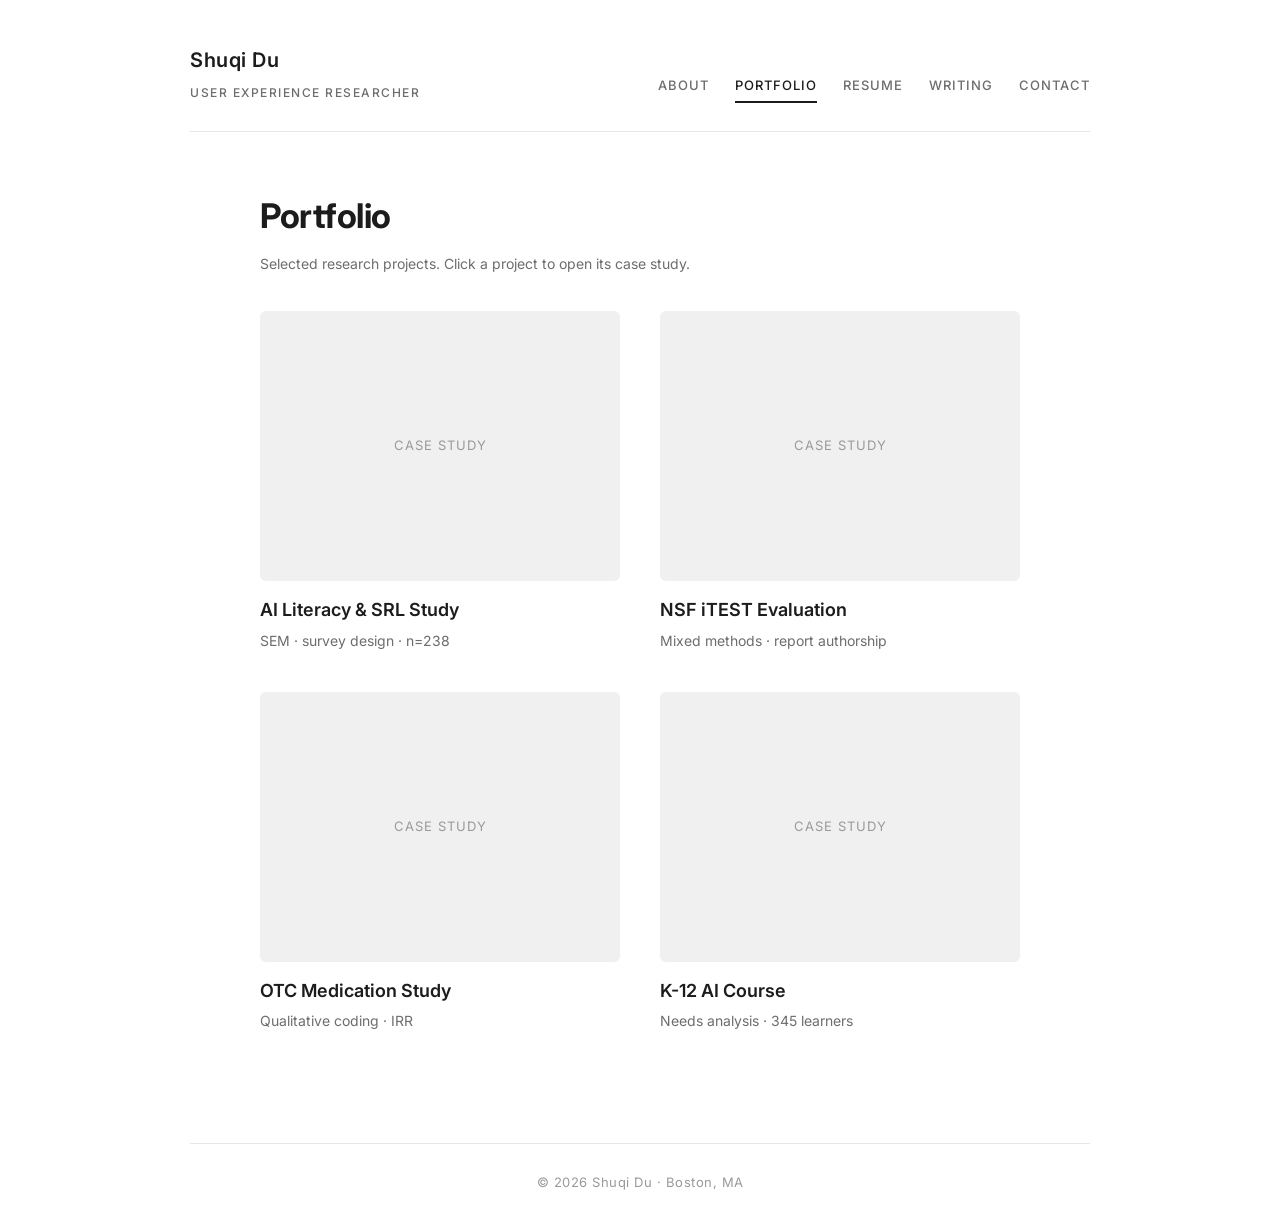
<file: portfolio.html>
<!DOCTYPE html>
<html lang="en">
<head>
<meta charset="UTF-8">
<meta name="viewport" content="width=device-width, initial-scale=1.0">
<title>Portfolio — Shuqi Du</title>
<link rel="preconnect" href="https://fonts.googleapis.com">
<link rel="preconnect" href="https://fonts.gstatic.com" crossorigin>
<link href="https://fonts.googleapis.com/css2?family=Inter:wght@400;500;600;700&display=swap" rel="stylesheet">
<link rel="stylesheet" href="style.css">
</head>
<body>
<div class="wrap">
  <header class="masthead">
    <a href="index.html" class="brand">Shuqi Du<span class="role">User Experience Researcher</span></a>
    <nav class="nav">
      <a href="index.html">About</a>
      <a href="portfolio.html" class="active">Portfolio</a>
      <a href="resume.html">Resume</a>
      <a href="writing.html">Writing</a>
      <a href="contact.html">Contact</a>
    </nav>
  </header>
  <main class="page">
    <h1 class="doc-name" style="text-align:left;margin-bottom:6px;">Portfolio</h1>
    <p class="doc-meta" style="text-align:left;margin-bottom:36px;">Selected research projects. Click a project to open its case study.</p>
    <div class="work-grid">
      <a class="work-item" href="#"><div class="thumb">Case study</div><h3>AI Literacy & SRL Study</h3><p>SEM · survey design · n=238</p></a>
      <a class="work-item" href="#"><div class="thumb">Case study</div><h3>NSF iTEST Evaluation</h3><p>Mixed methods · report authorship</p></a>
      <a class="work-item" href="#"><div class="thumb">Case study</div><h3>OTC Medication Study</h3><p>Qualitative coding · IRR</p></a>
      <a class="work-item" href="#"><div class="thumb">Case study</div><h3>K-12 AI Course</h3><p>Needs analysis · 345 learners</p></a>
    </div>
  </main>
  <footer class="foot">&copy; 2026 Shuqi Du &middot; Boston, MA</footer>
</div>
</body>
</html>
</file>
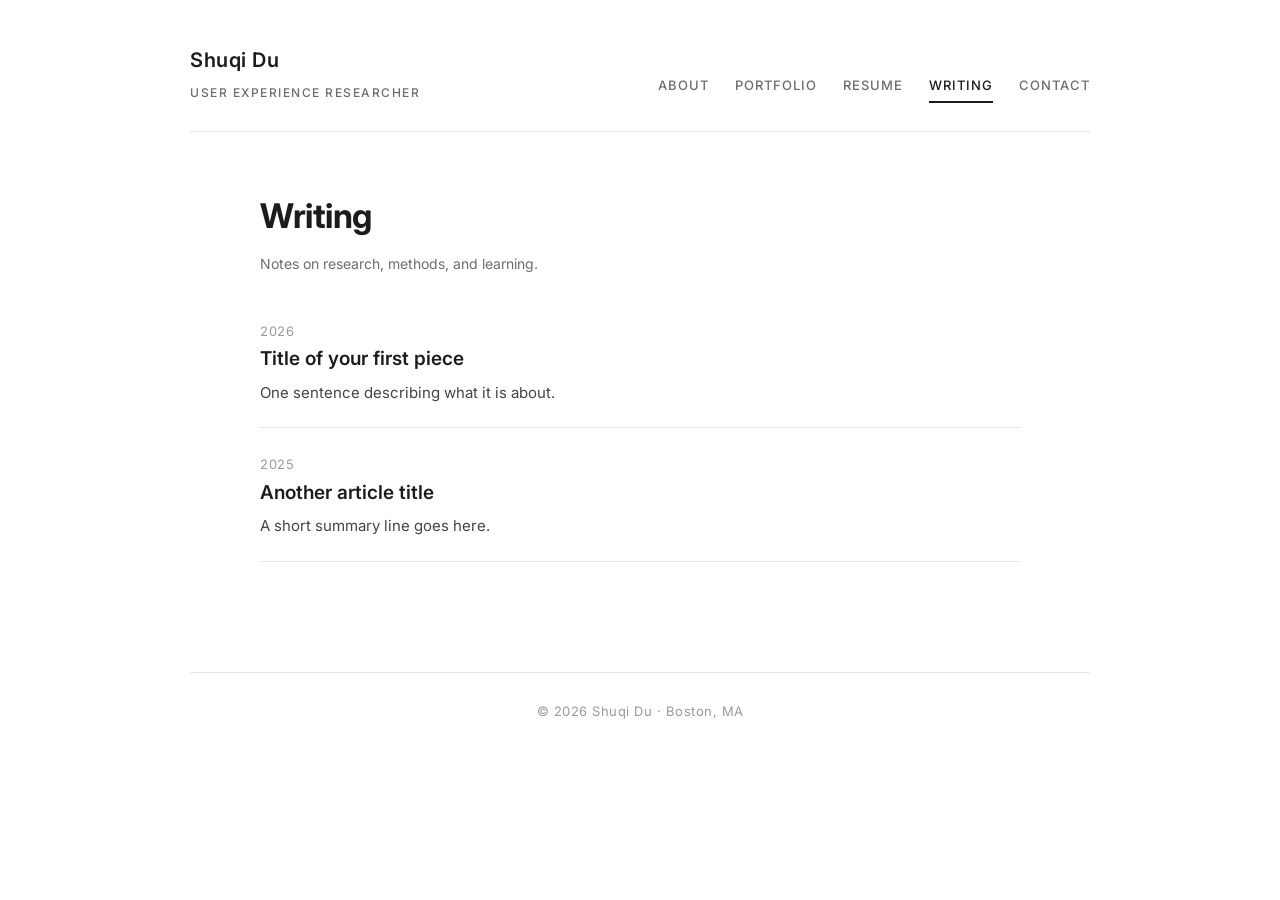
<file: writing.html>
<!DOCTYPE html>
<html lang="en">
<head>
<meta charset="UTF-8">
<meta name="viewport" content="width=device-width, initial-scale=1.0">
<title>Writing — Shuqi Du</title>
<link rel="preconnect" href="https://fonts.googleapis.com">
<link rel="preconnect" href="https://fonts.gstatic.com" crossorigin>
<link href="https://fonts.googleapis.com/css2?family=Inter:wght@400;500;600;700&display=swap" rel="stylesheet">
<link rel="stylesheet" href="style.css">
</head>
<body>
<div class="wrap">
  <header class="masthead">
    <a href="index.html" class="brand">Shuqi Du<span class="role">User Experience Researcher</span></a>
    <nav class="nav">
      <a href="index.html">About</a>
      <a href="portfolio.html">Portfolio</a>
      <a href="resume.html">Resume</a>
      <a href="writing.html" class="active">Writing</a>
      <a href="contact.html">Contact</a>
    </nav>
  </header>
  <main class="page">
    <h1 class="doc-name" style="text-align:left;margin-bottom:6px;">Writing</h1>
    <p class="doc-meta" style="text-align:left;margin-bottom:20px;">Notes on research, methods, and learning.</p>
    <article class="post"><span class="date">2026</span><h3><a href="#">Title of your first piece</a></h3><p>One sentence describing what it is about.</p></article>
    <article class="post"><span class="date">2025</span><h3><a href="#">Another article title</a></h3><p>A short summary line goes here.</p></article>
  </main>
  <footer class="foot">&copy; 2026 Shuqi Du &middot; Boston, MA</footer>
</div>
</body>
</html>
</file>
<file: style.css>
/* =============================================================
   Shared styles for every page (index / portfolio / resume /
   writing / contact). Clean, editorial, lots of whitespace.
   Edit colours, fonts and spacing here once — applies to all pages.
   ============================================================= */

:root{
  --bg:      #ffffff;   /* page background         */
  --ink:     #1c1c1c;   /* main text               */
  --muted:   #6d6d6d;   /* tagline, secondary text */
  --faint:   #9a9a9a;   /* meta / dates            */
  --line:    #e6e6e6;   /* thin divider lines      */
  --link:    #1c1c1c;   /* link colour             */

  --ff: 'Inter', -apple-system, BlinkMacSystemFont, 'Segoe UI', sans-serif;
  --measure: 760px;     /* reading column width     */
}

*{margin:0;padding:0;box-sizing:border-box;}
html{scroll-behavior:smooth;}
body{
  font-family:var(--ff);
  color:var(--ink);
  background:var(--bg);
  line-height:1.65;
  font-size:16px;
  -webkit-font-smoothing:antialiased;
}
a{color:var(--link);text-decoration:none;}
a:hover{text-decoration:underline;text-underline-offset:3px;}
img{display:block;max-width:100%;}

/* ---------- page frame ---------- */
.wrap{max-width:980px;margin:0 auto;padding:0 40px;}

/* ---------- header / nav (same on every page) ---------- */
.masthead{
  padding:44px 0 28px;border-bottom:1px solid var(--line);
  display:flex;justify-content:space-between;align-items:flex-end;
  flex-wrap:wrap;gap:18px;
}
.masthead .brand{font-size:20px;font-weight:600;letter-spacing:.5px;}
.masthead .brand:hover{text-decoration:none;}
.masthead .role{
  display:block;font-size:12px;font-weight:500;letter-spacing:1.5px;
  text-transform:uppercase;color:var(--muted);margin-top:6px;
}
.nav{display:flex;gap:26px;flex-wrap:wrap;}
.nav a{
  font-size:13px;font-weight:500;letter-spacing:1px;text-transform:uppercase;
  color:var(--muted);
}
.nav a:hover{color:var(--ink);text-decoration:none;}
.nav a.active{color:var(--ink);border-bottom:2px solid var(--ink);padding-bottom:4px;}

/* ---------- centered reading column ---------- */
.page{max-width:var(--measure);margin:0 auto;padding:56px 0 40px;}

/* ---------- résumé / document typography ---------- */
.photo{
  width:150px;height:150px;border-radius:50%;object-fit:cover;
  margin:0 auto 30px;background:#f0f0f0;
}
.doc-name{font-size:34px;font-weight:700;letter-spacing:-.5px;text-align:center;}
.doc-meta{text-align:center;color:var(--muted);font-size:14px;margin:8px 0 46px;}

.section{margin-bottom:44px;}
.section > h2{
  font-size:13px;font-weight:700;letter-spacing:2px;text-transform:uppercase;
  padding-bottom:8px;margin-bottom:20px;border-bottom:1px solid var(--line);
}
.entry{margin-bottom:24px;}
.entry .title{font-weight:600;font-size:16px;}
.entry .where{color:var(--muted);font-size:14px;margin-bottom:8px;}
.entry ul{list-style:none;}
.entry ul li{position:relative;padding-left:18px;margin-bottom:6px;color:#333;font-size:15px;}
.entry ul li::before{content:"–";position:absolute;left:0;color:var(--faint);}

.lead{font-size:18px;line-height:1.7;color:#2a2a2a;}
.lead strong{font-weight:600;}

/* skills as simple grouped lists */
.skills-group{margin-bottom:18px;}
.skills-group h3{font-size:14px;font-weight:600;margin-bottom:6px;}
.skills-group p{color:#333;font-size:15px;}

/* ---------- portfolio grid ---------- */
.work-grid{display:grid;gap:40px;margin-top:12px;}
@media(min-width:680px){.work-grid{grid-template-columns:1fr 1fr;}}
.work-item .thumb{
  aspect-ratio:4/3;background:#f0f0f0;border-radius:6px;margin-bottom:14px;
  display:flex;align-items:center;justify-content:center;color:var(--faint);
  font-size:13px;letter-spacing:1px;text-transform:uppercase;
}
.work-item h3{font-size:18px;font-weight:600;margin-bottom:4px;}
.work-item p{color:var(--muted);font-size:14px;}

/* ---------- writing list ---------- */
.post{padding:22px 0;border-bottom:1px solid var(--line);}
.post h3{font-size:19px;font-weight:600;margin-bottom:4px;}
.post .date{color:var(--faint);font-size:13px;letter-spacing:.5px;}
.post p{color:#444;font-size:15px;margin-top:6px;}

/* ---------- contact ---------- */
.contact-lines{font-size:17px;line-height:2.2;}
.contact-lines .label{display:inline-block;width:90px;color:var(--muted);
  font-size:13px;letter-spacing:1px;text-transform:uppercase;}

/* ---------- footer ---------- */
.foot{
  border-top:1px solid var(--line);margin-top:70px;padding:28px 0;
  text-align:center;color:var(--faint);font-size:13px;letter-spacing:.5px;
}

/* ---------- responsive ---------- */
@media(max-width:640px){
  .wrap{padding:0 24px;}
  .masthead{flex-direction:column;align-items:flex-start;}
  .doc-name{font-size:28px;}
}
a:focus-visible{outline:2px solid var(--ink);outline-offset:3px;}
@media(prefers-reduced-motion:reduce){*{scroll-behavior:auto!important;}}
</file>
